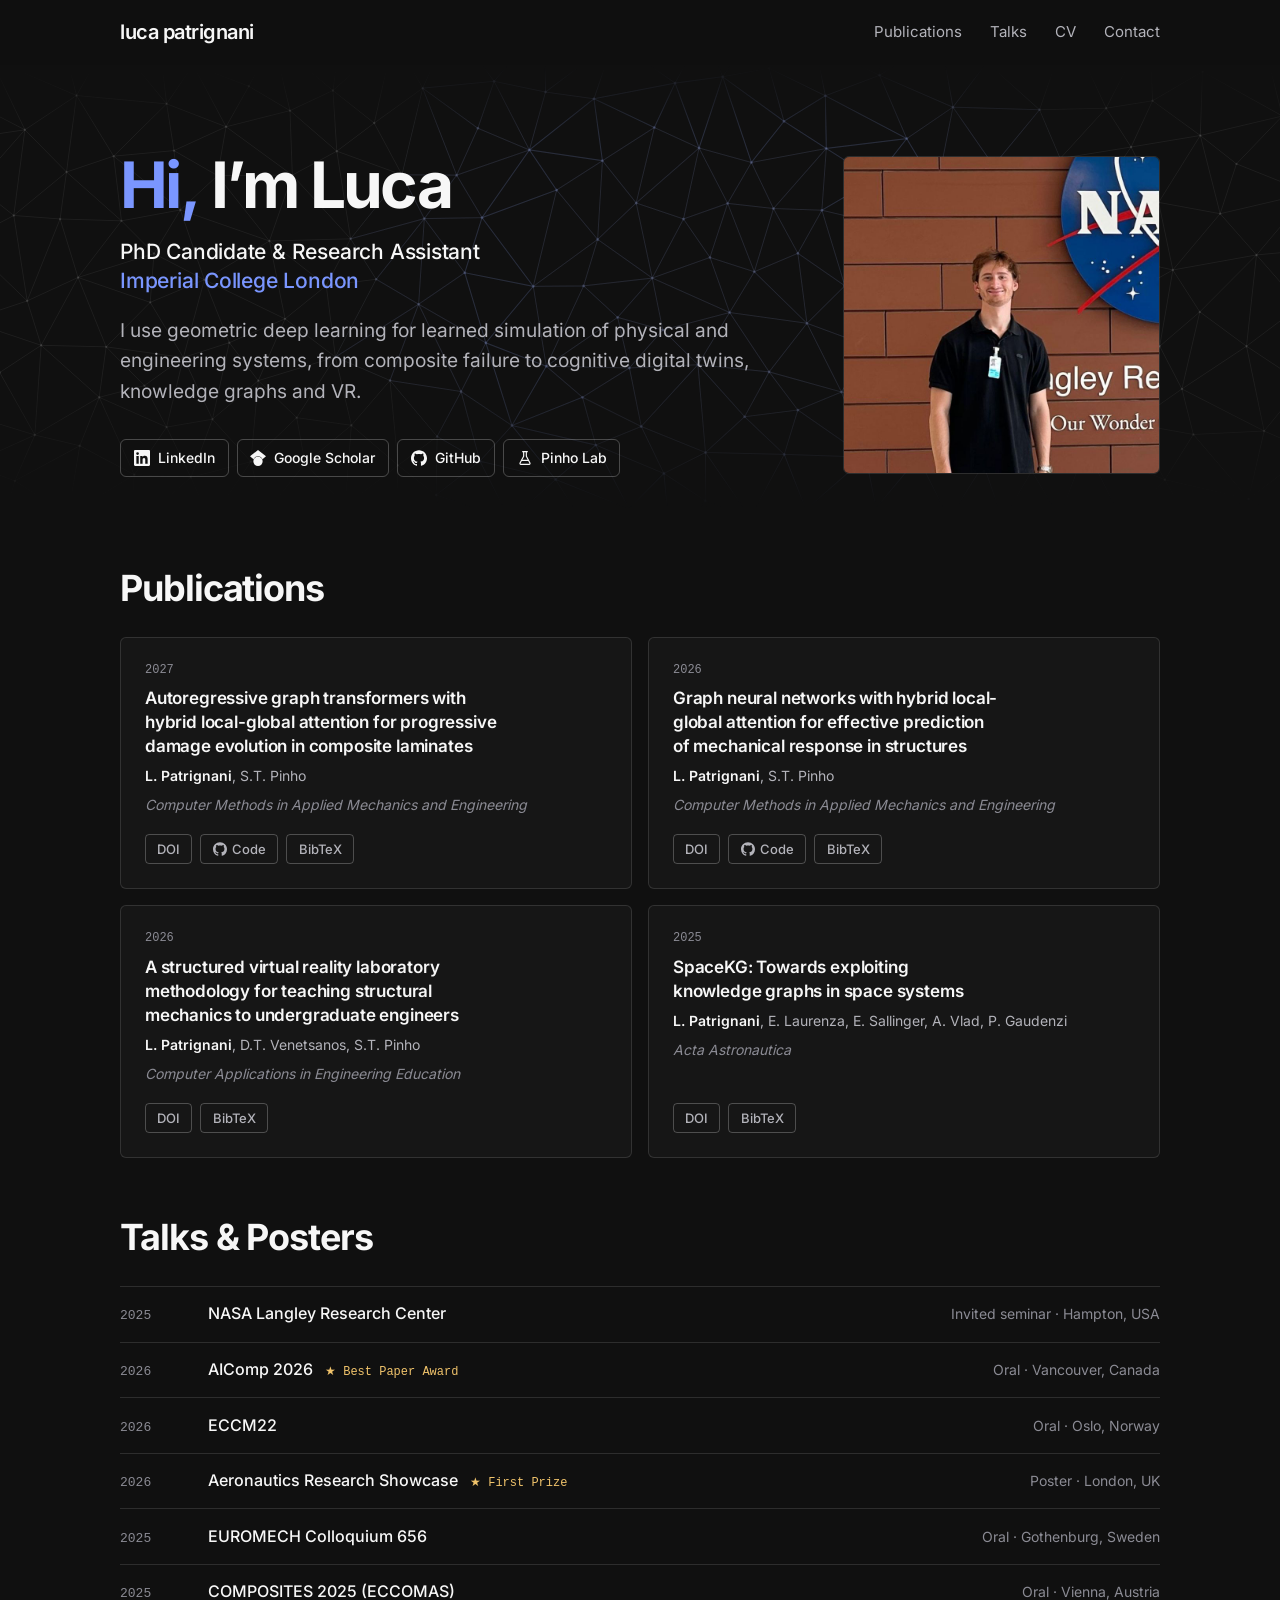
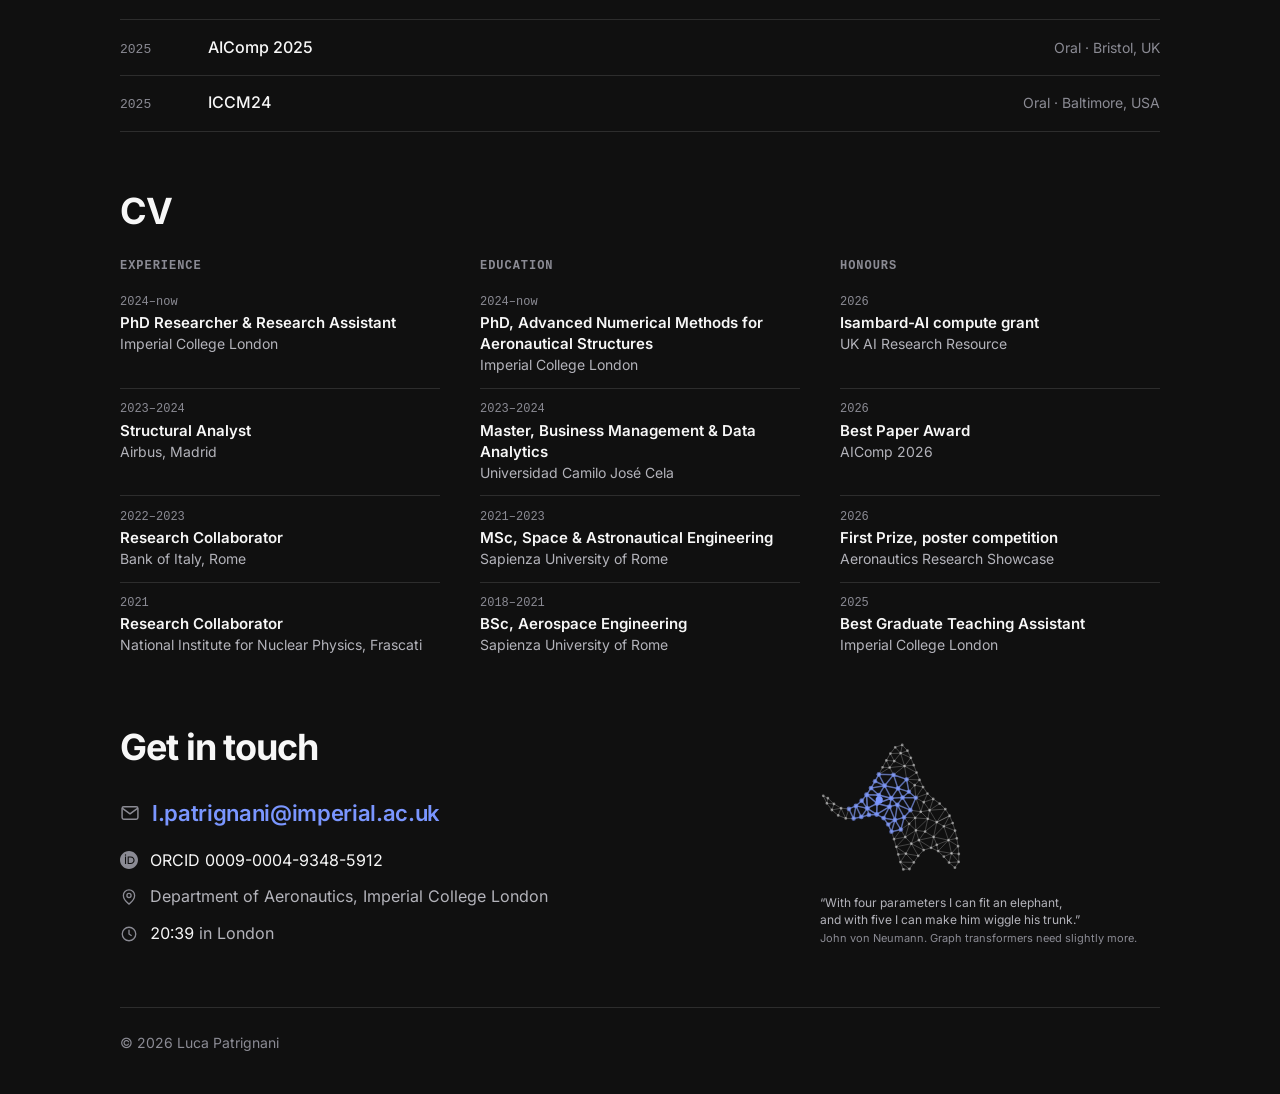
<file: index.html>
<!doctype html>
<!--
  Luca Patrignani: personal academic website
  ============================================================================
  EDITING GUIDE
  - All content lives in this file, in this order: HERO, PUBLICATIONS, TALKS,
    CV, CONTACT. Each section starts with a comment banner.
  - To add an item, copy an existing block in the same list and edit the text.
  - Search for "TODO" to find what still needs your input.
  - Colours and fonts are set at the top of assets/css/style.css.
  ============================================================================
-->
<html lang="en" class="no-js">
<head>
  <meta charset="utf-8">
  <meta name="viewport" content="width=device-width, initial-scale=1">
  <script>document.documentElement.className = 'js';</script>

  <!-- ===== SEO ===== -->
  <title>Luca Patrignani | PhD Candidate &amp; Research Assistant, Imperial College London</title>
  <meta name="description" content="Luca Patrignani, PhD Candidate and Research Assistant at Imperial College London: geometric deep learning for learned simulation of physical and engineering systems.">
  <meta name="author" content="Luca Patrignani">
  <link rel="canonical" href="https://englpat.github.io/">
  <meta name="theme-color" content="#101010">
  <meta name="color-scheme" content="dark">

  <!-- Social previews (LinkedIn, Slack, X, WhatsApp...) -->
  <meta property="og:type" content="profile">
  <meta property="og:site_name" content="Luca Patrignani">
  <meta property="og:title" content="Luca Patrignani | PhD Candidate &amp; Research Assistant, Imperial College London">
  <meta property="og:description" content="Geometric deep learning for learned simulation of physical and engineering systems.">
  <meta property="og:url" content="https://englpat.github.io/">
  <meta property="og:image" content="https://englpat.github.io/assets/img/og-image.png">
  <meta property="og:image:width" content="1200">
  <meta property="og:image:height" content="630">
  <meta property="og:image:alt" content="Luca Patrignani, PhD Candidate and Research Assistant at Imperial College London">
  <meta name="twitter:card" content="summary_large_image">

  <link rel="icon" href="assets/img/favicon.svg" type="image/svg+xml">
  <link rel="apple-touch-icon" href="assets/img/apple-touch-icon.png">

  <!-- ===== Fonts & styles ===== -->
  <link rel="preload" href="assets/fonts/inter.woff2" as="font" type="font/woff2" crossorigin>
  <!-- After changing the CSS or JS, raise these ?v= numbers (also in 404.html) so visitors get the new files -->
  <link rel="stylesheet" href="assets/css/style.css?v=7">
  <script src="assets/js/main.js?v=7" defer></script>
  <script src="assets/js/mesh.js?v=7" defer></script>

  <!-- Structured data: helps search engines understand who you are -->
  <script type="application/ld+json">
  {
    "@context": "https://schema.org",
    "@type": "Person",
    "name": "Luca Patrignani",
    "url": "https://englpat.github.io/",
    "image": "https://englpat.github.io/assets/img/profile.jpg",
    "email": "mailto:l.patrignani@imperial.ac.uk",
    "jobTitle": "PhD Candidate and Research Assistant",
    "worksFor": { "@type": "CollegeOrUniversity", "name": "Imperial College London", "url": "https://www.imperial.ac.uk/" },
    "memberOf": { "@type": "Organization", "name": "Pinho Lab", "url": "https://pinholab.cc.ic.ac.uk/" },
    "alumniOf": [
      { "@type": "CollegeOrUniversity", "name": "Sapienza University of Rome" },
      { "@type": "CollegeOrUniversity", "name": "Universidad Camilo José Cela" }
    ],
    "knowsAbout": [
      "Machine Learning for Computational Mechanics", "Geometric Deep Learning", "Graph Neural Networks",
      "Graph Transformers", "Digital Twins", "Virtual Reality",
      "Composite Structures", "Progressive Failure Modelling", "Uncertainty Quantification",
      "Scientific Machine Learning"
    ],
    "sameAs": [
      "https://www.linkedin.com/in/lucapatrignanii",
      "https://scholar.google.com/citations?user=K2Ihj38AAAAJ",
      "https://orcid.org/0009-0004-9348-5912",
      "https://profiles.imperial.ac.uk/l.patrignani",
      "https://github.com/EngLPat"
    ]
  }
  </script>
</head>

<body>
  <a class="skip-link" href="#main">Skip to content</a>

  <!-- Icon library: each <symbol> is reused below with <use href="#id"> -->
  <svg class="sprite" xmlns="http://www.w3.org/2000/svg" aria-hidden="true" focusable="false">
    <symbol id="i-scholar" viewBox="0 0 24 24"><path fill="currentColor" d="M5.242 13.769 0 9.5 12 0l12 9.5-5.242 4.269C17.548 11.249 14.978 9.5 12 9.5c-2.977 0-5.548 1.748-6.758 4.269zM12 10a7 7 0 1 0 0 14 7 7 0 0 0 0-14z"/></symbol>
    <symbol id="i-github" viewBox="0 0 24 24"><path fill="currentColor" d="M12 .297c-6.63 0-12 5.373-12 12 0 5.303 3.438 9.8 8.205 11.385.6.113.82-.258.82-.577 0-.285-.01-1.04-.015-2.04-3.338.724-4.042-1.61-4.042-1.61C4.422 18.07 3.633 17.7 3.633 17.7c-1.087-.744.084-.729.084-.729 1.205.084 1.838 1.236 1.838 1.236 1.07 1.835 2.809 1.305 3.495.998.108-.776.417-1.305.76-1.605-2.665-.3-5.466-1.332-5.466-5.93 0-1.31.465-2.38 1.235-3.22-.135-.303-.54-1.523.105-3.176 0 0 1.005-.322 3.3 1.23.96-.267 1.98-.399 3-.405 1.02.006 2.04.138 3 .405 2.28-1.552 3.285-1.23 3.285-1.23.645 1.653.24 2.873.12 3.176.765.84 1.23 1.91 1.23 3.22 0 4.61-2.805 5.625-5.475 5.92.42.36.81 1.096.81 2.22 0 1.606-.015 2.896-.015 3.286 0 .315.21.69.825.57C20.565 22.092 24 17.592 24 12.297c0-6.627-5.373-12-12-12"/></symbol>
    <symbol id="i-linkedin" viewBox="0 0 24 24"><path fill="currentColor" d="M20.447 20.452h-3.554v-5.569c0-1.328-.027-3.037-1.852-3.037-1.853 0-2.136 1.445-2.136 2.939v5.667H9.351V9h3.414v1.561h.046c.477-.9 1.637-1.85 3.37-1.85 3.601 0 4.267 2.37 4.267 5.455v6.286zM5.337 7.433a2.062 2.062 0 0 1-2.063-2.065 2.064 2.064 0 1 1 2.063 2.065zm1.782 13.019H3.555V9h3.564v11.452zM22.225 0H1.771C.792 0 0 .774 0 1.729v20.542C0 23.227.792 24 1.771 24h20.451C23.2 24 24 23.227 24 22.271V1.729C24 .774 23.2 0 22.222 0h.003z"/></symbol>
    <symbol id="i-orcid" viewBox="0 0 24 24"><path fill="currentColor" d="M12 0C5.372 0 0 5.372 0 12s5.372 12 12 12 12-5.372 12-12S18.628 0 12 0zM7.369 4.378c.525 0 .947.431.947.947s-.422.947-.947.947a.95.95 0 0 1-.947-.947c0-.525.422-.947.947-.947zm-.722 3.038h1.444v10.041H6.647V7.416zm3.562 0h3.9c3.712 0 5.344 2.653 5.344 5.025 0 2.578-2.016 5.025-5.325 5.025h-3.919V7.416zm1.444 1.303v7.444h2.297c3.272 0 4.022-2.484 4.022-3.722 0-2.016-1.284-3.722-4.097-3.722h-2.222z"/></symbol>
    <symbol id="i-clock" viewBox="0 0 24 24"><g fill="none" stroke="currentColor" stroke-width="1.75" stroke-linecap="round" stroke-linejoin="round"><circle cx="12" cy="12" r="9"/><path d="M12 7v5l3 2"/></g></symbol>
    <symbol id="i-lab" viewBox="0 0 24 24"><g fill="none" stroke="currentColor" stroke-width="1.75" stroke-linecap="round" stroke-linejoin="round"><path d="M10 2.5v7L4.6 19.6A1.3 1.3 0 0 0 5.8 21.5h12.4a1.3 1.3 0 0 0 1.2-1.9L14 9.5v-7"/><path d="M8.5 2.5h7M7 15.5h10"/></g></symbol>
    <symbol id="i-mail" viewBox="0 0 24 24"><g fill="none" stroke="currentColor" stroke-width="1.75" stroke-linecap="round" stroke-linejoin="round"><rect x="2.5" y="4.5" width="19" height="15" rx="2"/><path d="m3 6.5 9 6.5 9-6.5"/></g></symbol>
    <symbol id="i-pin" viewBox="0 0 24 24"><g fill="none" stroke="currentColor" stroke-width="1.75" stroke-linecap="round" stroke-linejoin="round"><path d="M19.5 10c0 5.5-7.5 11.5-7.5 11.5S4.5 15.5 4.5 10a7.5 7.5 0 0 1 15 0z"/><circle cx="12" cy="10" r="2.75"/></g></symbol>
    <symbol id="i-arrow" viewBox="0 0 24 24"><g fill="none" stroke="currentColor" stroke-width="2" stroke-linecap="round" stroke-linejoin="round"><path d="M7 17 17 7M8 7h9v9"/></g></symbol>
  </svg>

  <!-- ===================================================================
       HEADER
       =================================================================== -->
  <header class="site-header">
    <div class="container header-inner">
      <a class="wordmark" href="#top">luca patrignani</a>

      <button class="nav-toggle" type="button" aria-expanded="false" aria-controls="site-menu">
        <span class="sr-only">Menu</span>
        <span class="nav-toggle-bars" aria-hidden="true"></span>
      </button>

      <nav id="site-menu" class="nav" aria-label="Primary">
        <ul class="nav-links">
          <li><a href="#publications">Publications</a></li>
          <li><a href="#talks">Talks</a></li>
          <!-- TODO (optional): to use a hosted CV instead, replace #cv with its link -->
          <li><a href="#cv">CV</a></li>
          <li><a href="#contact">Contact</a></li>
        </ul>
      </nav>
    </div>
  </header>

  <main id="main">

    <!-- =================================================================
         HERO
         ================================================================= -->
    <section class="hero" id="top" aria-labelledby="hero-title">
      <!-- Interactive mesh in the background, drawn by assets/js/mesh.js -->
      <canvas class="hero-mesh" id="hero-mesh" aria-hidden="true"></canvas>

      <div class="container hero-grid">
        <div class="hero-text">
          <!-- The greeting cycles through Hi / Ciao / Hola (assets/js/main.js) -->
          <h1 class="hero-name" id="hero-title"><span class="greet" aria-hidden="true"><span class="greet-word">Hi,</span></span><span class="sr-only">Hi,</span> I’m Luca</h1>
          <p class="hero-role">
            PhD Candidate &amp; Research Assistant<br>
            <a class="accent-link" href="https://profiles.imperial.ac.uk/l.patrignani" target="_blank" rel="noopener">Imperial College London</a>
          </p>
          <p class="hero-statement">
            I use geometric deep learning for learned simulation of physical and engineering systems,
            from composite failure to cognitive digital twins, knowledge graphs and VR.
          </p>

          <ul class="hero-links" aria-label="Profiles">
            <li><a class="btn" href="https://www.linkedin.com/in/lucapatrignanii" target="_blank" rel="noopener"><svg class="icon" aria-hidden="true"><use href="#i-linkedin"/></svg>LinkedIn</a></li>
            <li><a class="btn" href="https://scholar.google.com/citations?user=K2Ihj38AAAAJ" target="_blank" rel="noopener"><svg class="icon" aria-hidden="true"><use href="#i-scholar"/></svg>Google Scholar</a></li>
            <li><a class="btn" href="https://github.com/EngLPat" target="_blank" rel="noopener"><svg class="icon" aria-hidden="true"><use href="#i-github"/></svg>GitHub</a></li>
            <li><a class="btn" href="https://pinholab.cc.ic.ac.uk/" target="_blank" rel="noopener"><svg class="icon" aria-hidden="true"><use href="#i-lab"/></svg>Pinho Lab</a></li>
          </ul>
        </div>

        <!-- To change the photo, replace assets/img/profile.jpg (square, about 800×800 px) -->
        <img class="hero-photo" src="assets/img/profile.jpg" alt="Luca Patrignani" width="800" height="800" fetchpriority="high">
      </div>
    </section>

    <!-- =================================================================
         PUBLICATIONS
         -----------------------------------------------------------------
         TEMPLATE: copy this block to add a paper (newest first):

         <article class="pub">
           <p class="pub-meta">2026</p>
           <h3 class="pub-title"><a href="https://doi.org/..." target="_blank" rel="noopener">Paper title</a></h3>
           <p class="pub-authors"><strong>L. Patrignani</strong>, A. Coauthor</p>
           <p class="pub-venue"><em>Journal name</em></p>
           <div class="pub-links">
             <a class="chip" href="https://doi.org/..." target="_blank" rel="noopener">DOI</a>
             <details class="bibtex">
               <summary class="chip">BibTeX</summary>
               <div class="bibtex-box">
                 <button class="copy-btn" type="button">Copy</button>
                 <pre><code>@article{key, ... }</code></pre>
               </div>
             </details>
           </div>
         </article>
         ================================================================= -->
    <section class="section" id="publications" aria-labelledby="publications-title">
      <div class="container">
        <h2 class="section-title" id="publications-title">Publications</h2>

        <div class="pub-grid">
          <article class="pub">
            <p class="pub-meta">2027</p>
            <h3 class="pub-title"><a href="https://doi.org/10.1016/j.cma.2026.119539" target="_blank" rel="noopener">Autoregressive graph transformers with hybrid local-global attention for progressive damage evolution in composite laminates</a></h3>
            <p class="pub-authors"><strong>L. Patrignani</strong>, S.T. Pinho</p>
            <p class="pub-venue"><em>Computer Methods in Applied Mechanics and Engineering</em></p>
            <div class="pub-links">
              <a class="chip" href="https://doi.org/10.1016/j.cma.2026.119539" target="_blank" rel="noopener">DOI</a>
              <a class="chip" href="https://github.com/EngLPat/graph-transformer-damage-propagator" target="_blank" rel="noopener"><svg class="icon" aria-hidden="true"><use href="#i-github"/></svg>Code</a>
              <details class="bibtex">
                <summary class="chip">BibTeX</summary>
                <div class="bibtex-box">
                  <button class="copy-btn" type="button">Copy</button>
<pre><code>@article{patrignani2027autoregressive,
  title   = {Autoregressive {Graph Transformers} with hybrid local--global attention for progressive damage evolution in composite laminates},
  author  = {Patrignani, Luca and Pinho, S. T.},
  journal = {Computer Methods in Applied Mechanics and Engineering},
  volume  = {464},
  pages   = {119539},
  year    = {2027},
  doi     = {10.1016/j.cma.2026.119539}
}</code></pre>
                </div>
              </details>
            </div>
          </article>

          <article class="pub">
            <p class="pub-meta">2026</p>
            <h3 class="pub-title"><a href="https://doi.org/10.1016/j.cma.2026.118753" target="_blank" rel="noopener">Graph neural networks with hybrid local-global attention for effective prediction of mechanical response in structures</a></h3>
            <p class="pub-authors"><strong>L. Patrignani</strong>, S.T. Pinho</p>
            <p class="pub-venue"><em>Computer Methods in Applied Mechanics and Engineering</em></p>
            <div class="pub-links">
              <a class="chip" href="https://doi.org/10.1016/j.cma.2026.118753" target="_blank" rel="noopener">DOI</a>
              <a class="chip" href="https://github.com/EngLPat/local-global-graph-transformer" target="_blank" rel="noopener"><svg class="icon" aria-hidden="true"><use href="#i-github"/></svg>Code</a>
              <details class="bibtex">
                <summary class="chip">BibTeX</summary>
                <div class="bibtex-box">
                  <button class="copy-btn" type="button">Copy</button>
<pre><code>@article{patrignani2026hybrid,
  title   = {Graph neural networks with hybrid local--global attention for effective prediction of mechanical response in structures},
  author  = {Patrignani, Luca and Pinho, S. T.},
  journal = {Computer Methods in Applied Mechanics and Engineering},
  volume  = {452},
  pages   = {118753},
  year    = {2026},
  doi     = {10.1016/j.cma.2026.118753}
}</code></pre>
                </div>
              </details>
            </div>
          </article>

          <article class="pub">
            <p class="pub-meta">2026</p>
            <h3 class="pub-title"><a href="https://doi.org/10.1002/cae.70261" target="_blank" rel="noopener">A structured virtual reality laboratory methodology for teaching structural mechanics to undergraduate engineers</a></h3>
            <p class="pub-authors"><strong>L. Patrignani</strong>, D.T. Venetsanos, S.T. Pinho</p>
            <p class="pub-venue"><em>Computer Applications in Engineering Education</em></p>
            <div class="pub-links">
              <a class="chip" href="https://doi.org/10.1002/cae.70261" target="_blank" rel="noopener">DOI</a>
              <details class="bibtex">
                <summary class="chip">BibTeX</summary>
                <div class="bibtex-box">
                  <button class="copy-btn" type="button">Copy</button>
<pre><code>@article{patrignani2026vrlab,
  title   = {A structured virtual reality laboratory methodology for teaching structural mechanics to undergraduate engineers},
  author  = {Patrignani, Luca and Venetsanos, D. T. and Pinho, S. T.},
  journal = {Computer Applications in Engineering Education},
  volume  = {34},
  number  = {5},
  pages   = {e70261},
  year    = {2026},
  doi     = {10.1002/cae.70261}
}</code></pre>
                </div>
              </details>
            </div>
          </article>

          <article class="pub">
            <p class="pub-meta">2025</p>
            <h3 class="pub-title"><a href="https://doi.org/10.1016/j.actaastro.2025.07.007" target="_blank" rel="noopener">SpaceKG: Towards exploiting knowledge graphs in space systems</a></h3>
            <p class="pub-authors"><strong>L. Patrignani</strong>, E. Laurenza, E. Sallinger, A. Vlad, P. Gaudenzi</p>
            <p class="pub-venue"><em>Acta Astronautica</em></p>
            <div class="pub-links">
              <a class="chip" href="https://doi.org/10.1016/j.actaastro.2025.07.007" target="_blank" rel="noopener">DOI</a>
              <details class="bibtex">
                <summary class="chip">BibTeX</summary>
                <div class="bibtex-box">
                  <button class="copy-btn" type="button">Copy</button>
<pre><code>@article{patrignani2025spacekg,
  title   = {{SpaceKG}: Towards exploiting Knowledge Graphs in space systems},
  author  = {Patrignani, Luca and Laurenza, E. and Sallinger, E. and Vlad, A. and Gaudenzi, P.},
  journal = {Acta Astronautica},
  year    = {2025},
  doi     = {10.1016/j.actaastro.2025.07.007}
}</code></pre>
                </div>
              </details>
            </div>
          </article>
        </div>
      </div>
    </section>

    <!-- =================================================================
         TALKS
         -----------------------------------------------------------------
         TEMPLATE: copy this block to add a talk or poster:

         <li class="talk">
           <span class="talk-year">2026</span>
           <span class="talk-event">Conference name <span class="award">★ Award (optional)</span></span>
           <span class="talk-meta">Oral · City, Country</span>
         </li>
         ================================================================= -->
    <section class="section" id="talks" aria-labelledby="talks-title">
      <div class="container">
        <h2 class="section-title" id="talks-title">Talks &amp; Posters</h2>

        <ol class="talk-list">
          <li class="talk">
            <span class="talk-year">2025</span>
            <span class="talk-event">NASA Langley Research Center</span>
            <span class="talk-meta">Invited seminar · Hampton, USA</span>
          </li>
          <li class="talk">
            <span class="talk-year">2026</span>
            <span class="talk-event">AIComp 2026 <span class="award">★ Best Paper Award</span></span>
            <span class="talk-meta">Oral · Vancouver, Canada</span>
          </li>
          <li class="talk">
            <span class="talk-year">2026</span>
            <span class="talk-event">ECCM22</span>
            <span class="talk-meta">Oral · Oslo, Norway</span>
          </li>
          <li class="talk">
            <span class="talk-year">2026</span>
            <span class="talk-event">Aeronautics Research Showcase <span class="award">★ First Prize</span></span>
            <span class="talk-meta">Poster · London, UK</span>
          </li>
          <li class="talk">
            <span class="talk-year">2025</span>
            <span class="talk-event">EUROMECH Colloquium 656</span>
            <span class="talk-meta">Oral · Gothenburg, Sweden</span>
          </li>
          <li class="talk">
            <span class="talk-year">2025</span>
            <span class="talk-event">COMPOSITES 2025 (ECCOMAS)</span>
            <span class="talk-meta">Oral · Vienna, Austria</span>
          </li>
          <li class="talk">
            <span class="talk-year">2025</span>
            <span class="talk-event">AIComp 2025</span>
            <span class="talk-meta">Oral · Bristol, UK</span>
          </li>
          <li class="talk">
            <span class="talk-year">2025</span>
            <span class="talk-event">ICCM24</span>
            <span class="talk-meta">Oral · Baltimore, USA</span>
          </li>
        </ol>
      </div>
    </section>

    <!-- =================================================================
         CV  (the "CV" link in the header points here)
         ================================================================= -->
    <section class="section" id="cv" aria-labelledby="cv-title">
      <div class="container">
        <h2 class="section-title" id="cv-title">CV</h2>

        <div class="cv-grid">
          <div>
            <h3 class="cv-heading">Experience</h3>
            <ul class="cv-list">
              <li><span class="cv-when">2024–now</span><strong>PhD Researcher &amp; Research Assistant</strong><span>Imperial College London</span></li>
              <li><span class="cv-when">2023–2024</span><strong>Structural Analyst</strong><span>Airbus, Madrid</span></li>
              <li><span class="cv-when">2022–2023</span><strong>Research Collaborator</strong><span>Bank of Italy, Rome</span></li>
              <li><span class="cv-when">2021</span><strong>Research Collaborator</strong><span>National Institute for Nuclear Physics, Frascati</span></li>
            </ul>
          </div>

          <div>
            <h3 class="cv-heading">Education</h3>
            <ul class="cv-list">
              <li><span class="cv-when">2024–now</span><strong>PhD, Advanced Numerical Methods for Aeronautical Structures</strong><span>Imperial College London</span></li>
              <li><span class="cv-when">2023–2024</span><strong>Master, Business Management &amp; Data Analytics</strong><span>Universidad Camilo José Cela</span></li>
              <li><span class="cv-when">2021–2023</span><strong>MSc, Space &amp; Astronautical Engineering</strong><span>Sapienza University of Rome</span></li>
              <li><span class="cv-when">2018–2021</span><strong>BSc, Aerospace Engineering</strong><span>Sapienza University of Rome</span></li>
            </ul>
          </div>

          <div>
            <h3 class="cv-heading">Honours</h3>
            <ul class="cv-list">
              <li><span class="cv-when">2026</span><strong>Isambard-AI compute grant</strong><span>UK AI Research Resource</span></li>
              <!-- data-balloon shows a small speech balloon on hover (or tap); add it to any element -->
              <li><span class="cv-when">2026</span><strong data-balloon="Yes, quite a nerd.">Best Paper Award</strong><span>AIComp 2026</span></li>
              <li><span class="cv-when">2026</span><strong>First Prize, poster competition</strong><span>Aeronautics Research Showcase</span></li>
              <li><span class="cv-when">2025</span><strong>Best Graduate Teaching Assistant</strong><span>Imperial College London</span></li>
            </ul>
          </div>
        </div>
      </div>
    </section>

    <!-- =================================================================
         CONTACT
         ================================================================= -->
    <section class="section" id="contact" aria-labelledby="contact-title">
      <div class="container contact-grid">
        <div>
          <h2 class="section-title" id="contact-title">Get in touch</h2>
          <ul class="contact-list">
            <li class="contact-email"><svg class="icon" aria-hidden="true"><use href="#i-mail"/></svg><a href="mailto:l.patrignani@imperial.ac.uk">l.patrignani@imperial.ac.uk</a></li>
            <li><svg class="icon" aria-hidden="true"><use href="#i-orcid"/></svg><a href="https://orcid.org/0009-0004-9348-5912" target="_blank" rel="noopener">ORCID 0009-0004-9348-5912</a></li>
            <li><svg class="icon" aria-hidden="true"><use href="#i-pin"/></svg><span>Department of Aeronautics, Imperial College London</span></li>
            <!-- Filled in by assets/js/main.js; stays hidden if JavaScript is off -->
            <li class="local-time" hidden><svg class="icon" aria-hidden="true"><use href="#i-clock"/></svg><span><time id="london-time"></time> in London</span></li>
          </ul>
        </div>

        <!-- von Neumann's elephant as a mesh graph (assets/js/mesh.js).
             Hover to wiggle its trunk; the glow spreads like message passing. -->
        <figure class="vn-fig">
          <canvas class="vn-canvas" id="vn-elephant" role="img"
                  aria-label="An elephant drawn from five parameters, meshed into a graph, wiggling its trunk"></canvas>
          <figcaption>
            <p class="vn-quote">“With four parameters I can fit an elephant, and with five I can make him wiggle his trunk.”</p>
            <p class="vn-credit">John von Neumann. Graph transformers need slightly more.</p>
          </figcaption>
        </figure>

        <!-- PREVIOUS VERSION, kept for later: the elephant sliding down a frictionless incline.
             To bring it back, remove the comment markers around this block and around the
             "sliding elephant" block in assets/js/main.js, and delete the vn-fig figure above.
        <figure class="slide-fig">
          <svg class="slide-svg" viewBox="0 0 360 220" role="img" aria-label="An elephant sliding down a frictionless incline">
            <path d="M0 190H360" stroke="rgba(255,255,255,.28)" stroke-width="1.5"/>
            <path d="M12 190l-8 10M28 190l-8 10M44 190l-8 10M60 190l-8 10M76 190l-8 10M92 190l-8 10M108 190l-8 10M124 190l-8 10M140 190l-8 10M156 190l-8 10M172 190l-8 10M188 190l-8 10M204 190l-8 10M220 190l-8 10M236 190l-8 10M252 190l-8 10M268 190l-8 10M284 190l-8 10M300 190l-8 10M316 190l-8 10M332 190l-8 10M348 190l-8 10" stroke="rgba(255,255,255,.12)"/>
            <path d="M16 50 250 190H16Z" fill="rgba(255,255,255,.04)" stroke="rgba(255,255,255,.28)" stroke-width="1.5" stroke-linejoin="round"/>
            <text transform="translate(150 113) rotate(30.9)" fill="#8b8b94" font-family="ui-monospace, Menlo, Consolas, monospace" font-size="13">μ = 0</text>
            <g id="slider" transform="translate(48.6 46.1) rotate(30.9)">
              <image href="assets/img/elephant.png" x="-39" y="-24.2" width="78" height="48.4"/>
            </g>
          </svg>
          <figcaption class="slide-caption">
            <span>Assumption: frictionless contact.</span>
            <button class="chip slide-replay" type="button" hidden>↻ Again</button>
          </figcaption>
        </figure>
        END OF PREVIOUS VERSION -->
      </div>
    </section>
  </main>

  <footer class="site-footer">
    <div class="container">
      <!-- The elephant walks along this line when the footer comes into view; clicking the © sends it again (assets/js/main.js) -->
      <p class="footer-inner"><button class="egg" type="button" aria-label="Copyright. Click for a surprise">©</button> <span id="year">2026</span> Luca Patrignani</p>
    </div>
  </footer>
</body>
</html>
</file>
<file: assets/css/style.css>
/* ==========================================================================
   Luca Patrignani: personal academic website
   Plain CSS, no build step.

   0. Fonts
   1. Design tokens   (edit these to restyle the whole site)
   2. Base
   3. Header & navigation
   4. Buttons & chips
   5. Hero
   6. Sections
   7. Publications
   8. Talks
   9. CV
   10. Contact & footer
   11. Motion & print
   ========================================================================== */

/* 0. Fonts ---------------------------------------------------------------
   Served from this site (assets/fonts), so visitors never contact Google.
   Inter is free under the SIL Open Font License (see assets/fonts). */
@font-face {
  font-family: "Inter";
  font-style: normal;
  font-weight: 400 700;
  font-display: swap;
  src: url("../fonts/inter.woff2") format("woff2");
}

/* 1. Design tokens ------------------------------------------------------- */
:root {
  /* Colours (dark theme) */
  --bg: #101010;
  --surface: #161616;                    /* card background */
  --border: rgba(255, 255, 255, 0.12);
  --border-strong: rgba(255, 255, 255, 0.24);
  --text: #f7f7f7;
  --text-muted: #b3b3ba;
  --text-subtle: #8b8b94;
  --accent: #7a96ff;                     /* links and highlights */
  --award: #f0c36b;

  /* Typography */
  --font-sans: "Inter", ui-sans-serif, system-ui, -apple-system, "Segoe UI", Roboto, "Helvetica Neue", Arial, sans-serif;
  --font-mono: ui-monospace, "SF Mono", SFMono-Regular, Menlo, Consolas, "Liberation Mono", monospace;

  /* Layout */
  --container: 1040px;
  --gutter: clamp(1.25rem, 4vw, 2rem);
  --radius: 6px;
  --header-h: 64px;
  --section-space: clamp(2.75rem, 5vw, 3.75rem);
}

/* 2. Base ---------------------------------------------------------------- */
*, *::before, *::after { box-sizing: border-box; }

html {
  color-scheme: dark;
  -webkit-text-size-adjust: 100%;
  text-size-adjust: 100%;
  scroll-behavior: smooth;
  scroll-padding-top: calc(var(--header-h) + 1rem);
}

body {
  margin: 0;
  background: var(--bg);
  color: var(--text);
  font-family: var(--font-sans);
  font-size: 1rem;
  line-height: 1.6;
  -webkit-font-smoothing: antialiased;
  -moz-osx-font-smoothing: grayscale;
}

h1, h2, h3, p, figure { margin: 0; }
:where(ul[class], ol[class]) { margin: 0; padding: 0; list-style: none; }
img, svg { display: block; max-width: 100%; }
img { height: auto; }
button { font: inherit; color: inherit; }

a { color: inherit; text-decoration-thickness: 1px; text-underline-offset: 0.2em; }

::selection { background: var(--accent); color: var(--bg); }

:focus-visible { outline: 2px solid var(--accent); outline-offset: 3px; border-radius: 3px; }

.container {
  width: 100%;
  max-width: calc(var(--container) + 2 * var(--gutter));
  margin-inline: auto;
  padding-inline: var(--gutter);
}

.accent { color: var(--accent); }
.accent-link { color: var(--accent); text-decoration: none; }
.accent-link:hover { text-decoration: underline; }
.icon { width: 1rem; height: 1rem; flex: none; fill: currentColor; }
.sprite { position: absolute; width: 0; height: 0; overflow: hidden; }

.sr-only {
  position: absolute;
  width: 1px; height: 1px;
  padding: 0; margin: -1px;
  overflow: hidden;
  clip: rect(0, 0, 0, 0);
  white-space: nowrap;
  border: 0;
}

.skip-link {
  position: absolute;
  left: 1rem; top: -3rem;
  z-index: 100;
  padding: 0.6rem 1rem;
  background: var(--text);
  color: var(--bg);
  border-radius: var(--radius);
  text-decoration: none;
}
.skip-link:focus { top: 1rem; }

/* 3. Header & navigation ------------------------------------------------- */
.site-header {
  position: sticky;
  top: 0;
  z-index: 50;
  background: rgba(16, 16, 16, 0.85);
  -webkit-backdrop-filter: saturate(160%) blur(12px);
  backdrop-filter: saturate(160%) blur(12px);
  border-bottom: 1px solid transparent;
  transition: border-color 0.2s ease;
}
.site-header.is-scrolled { border-bottom-color: var(--border); }

.header-inner {
  display: flex;
  align-items: center;
  justify-content: space-between;
  gap: 1.5rem;
  height: var(--header-h);
}

.wordmark {
  font-size: 1.25rem;
  font-weight: 600;
  letter-spacing: -0.025em;
  text-decoration: none;
  white-space: nowrap;
}
.wordmark:hover { color: var(--accent); }

.nav-links { display: flex; gap: 1.75rem; }
.nav-links a {
  font-size: 0.9375rem;
  color: var(--text-muted);
  text-decoration: none;
  transition: color 0.15s ease;
}
.nav-links a:hover,
.nav-links a[aria-current="true"] { color: var(--text); }

.nav-toggle {
  display: none;
  align-items: center;
  justify-content: center;
  width: 2.5rem; height: 2.5rem;
  padding: 0;
  background: transparent;
  border: 1px solid var(--border);
  border-radius: var(--radius);
  cursor: pointer;
}
.nav-toggle-bars { position: relative; width: 16px; height: 10px; }
.nav-toggle-bars::before,
.nav-toggle-bars::after {
  content: "";
  position: absolute;
  left: 0; right: 0;
  height: 1.5px;
  background: var(--text);
  border-radius: 1px;
  transition: transform 0.2s ease, top 0.2s ease;
}
.nav-toggle-bars::before { top: 1px; }
.nav-toggle-bars::after { top: 7.5px; }
.nav-toggle[aria-expanded="true"] .nav-toggle-bars::before { top: 4.25px; transform: rotate(45deg); }
.nav-toggle[aria-expanded="true"] .nav-toggle-bars::after { top: 4.25px; transform: rotate(-45deg); }

@media (max-width: 639.98px) {
  .js .nav-toggle { display: inline-flex; }
  .js .nav {
    position: absolute;
    top: var(--header-h);
    left: 0; right: 0;
    display: none;
    padding: 0 var(--gutter) 1rem;
    background: var(--bg);
    border-bottom: 1px solid var(--border);
  }
  .js .nav.is-open { display: block; }
  .js .nav-links { flex-direction: column; gap: 0; }
  .js .nav-links a {
    display: block;
    padding-block: 0.8rem;
    font-size: 1.0625rem;
    color: var(--text);
    border-bottom: 1px solid var(--border);
  }

  /* Without JavaScript the links are simply shown in a wrapped row */
  .no-js .header-inner { flex-wrap: wrap; height: auto; padding-block: 0.75rem; }
  .no-js .nav-links { flex-wrap: wrap; gap: 0.5rem 1.25rem; }
}

/* 4. Buttons & chips ----------------------------------------------------- */
.btn {
  display: inline-flex;
  align-items: center;
  gap: 0.5rem;
  height: 2.5rem;
  padding: 0 0.95rem;
  background: transparent;
  color: var(--text);
  border: 1px solid var(--border-strong);
  border-radius: var(--radius);
  font: 500 0.9375rem/1 var(--font-sans);
  text-decoration: none;
  white-space: nowrap;
  transition: background-color 0.15s ease, color 0.15s ease, border-color 0.15s ease;
}
.btn:hover { background: var(--text); border-color: var(--text); color: var(--bg); }

.chip {
  display: inline-flex;
  align-items: center;
  gap: 0.35rem;
  height: 1.875rem;
  padding: 0 0.7rem;
  background: transparent;
  color: var(--text-muted);
  border: 1px solid var(--border-strong);
  border-radius: 4px;
  font: 500 0.8125rem/1 var(--font-sans);
  text-decoration: none;
  cursor: pointer;
  transition: border-color 0.15s ease, color 0.15s ease;
}
.chip:hover { border-color: var(--accent); color: var(--accent); }
.chip .icon { width: 0.875rem; height: 0.875rem; }

/* 5. Hero ---------------------------------------------------------------- */
.hero {
  position: relative;
  isolation: isolate;          /* keeps the mesh behind the hero's content */
  padding-block: clamp(2.5rem, 7vw, 5.5rem) clamp(1rem, 3vw, 2rem);
}

/* Interactive mesh behind the hero (assets/js/mesh.js), fading out at the edges */
.hero-mesh {
  position: absolute;
  inset: 0;
  z-index: -1;
  width: 100%;
  height: 100%;
  pointer-events: none;
  -webkit-mask-image: linear-gradient(to bottom, transparent, #000 15%, #000 70%, transparent);
  mask-image: linear-gradient(to bottom, transparent, #000 15%, #000 70%, transparent);
}

/* "Hi," / "Ciao," / "Hola," (cycled by assets/js/main.js) */
.greet { display: inline-block; white-space: nowrap; transition: width 0.45s cubic-bezier(0.2, 0.7, 0.2, 1); }
.greet-word {
  display: inline-block;
  color: var(--greet, var(--accent));
  transition: opacity 0.3s ease, transform 0.3s ease;
}
.greet-word.is-out { opacity: 0; transform: translateY(-0.12em); }

.hero-grid {
  display: grid;
  grid-template-columns: minmax(0, 1fr);
  align-items: center;
  gap: 2.5rem;
}
@media (min-width: 900px) {
  .hero-grid { grid-template-columns: minmax(0, 1.35fr) minmax(0, 0.65fr); gap: 4rem; }
}

.hero-name {
  font-size: clamp(2.5rem, 6vw, 4rem);
  font-weight: 700;
  line-height: 1;
  letter-spacing: -0.04em;
}

.hero-role {
  margin-top: 1.25rem;
  font-size: clamp(1.125rem, 2vw, 1.3125rem);
  font-weight: 500;
  line-height: 1.4;
  letter-spacing: -0.01em;
}

.hero-statement {
  text-wrap: pretty;
  max-width: 34em;
  margin-top: 1.25rem;
  font-size: clamp(1.0625rem, 1.6vw, 1.1875rem);
  line-height: 1.6;
  color: var(--text-muted);
}

.hero-links { display: flex; flex-wrap: wrap; gap: 0.5rem; margin-top: 2rem; }
.hero-links .btn { height: 2.375rem; padding: 0 0.8rem; font-size: 0.875rem; }

/* Photo: on top on phones (like mhouge.dk), on the right on wide screens */
.hero-photo {
  order: -1;
  width: min(100%, 15rem);
  aspect-ratio: 1;
  object-fit: cover;
  border-radius: var(--radius);
  border: 1px solid var(--border);
}
@media (min-width: 900px) {
  .hero-photo { order: 0; width: 100%; max-width: 22rem; justify-self: end; }
}

/* 6. Sections ------------------------------------------------------------ */
.section { padding-top: var(--section-space); }

.section-title {
  margin-bottom: 1.75rem;
  font-size: clamp(1.75rem, 3.5vw, 2.25rem);
  font-weight: 700;
  line-height: 1.1;
  letter-spacing: -0.03em;
}

/* 7. Publications -------------------------------------------------------- */
.pub-grid {
  display: grid;
  grid-template-columns: minmax(0, 1fr);
  gap: 1rem;
}
@media (min-width: 760px) { .pub-grid { grid-template-columns: repeat(2, minmax(0, 1fr)); } }

.pub {
  display: flex;
  flex-direction: column;
  gap: 0.4rem;
  padding: 1.5rem;
  background: var(--surface);
  border: 1px solid var(--border);
  border-radius: var(--radius);
  transition: border-color 0.2s ease;
}
.pub:hover { border-color: var(--border-strong); }

.pub-meta {
  font: 0.75rem/1.4 var(--font-mono);
  font-variant-numeric: tabular-nums;
  color: var(--text-subtle);
}

.pub-title {
  text-wrap: balance;
  margin-top: 0.15rem;
  font-size: 1.0625rem;
  font-weight: 600;
  line-height: 1.4;
  letter-spacing: -0.01em;
}
.pub-title a { text-decoration: none; transition: color 0.15s ease; }
.pub-title a:hover { color: var(--accent); }

.pub-authors { font-size: 0.875rem; color: var(--text-muted); }
.pub-authors strong { font-weight: 600; color: var(--text); }
.pub-venue { font-size: 0.875rem; color: var(--text-subtle); }

.pub-links {
  display: flex;
  flex-wrap: wrap;
  align-items: flex-start;
  gap: 0.5rem;
  margin-top: auto;
  padding-top: 0.75rem;
}

.bibtex[open] { flex-basis: 100%; }
.bibtex summary { width: max-content; list-style: none; }
.bibtex summary::-webkit-details-marker { display: none; }
.bibtex-box { position: relative; margin-top: 0.6rem; }
.bibtex-box pre {
  margin: 0;
  padding: 0.9rem 1rem;
  overflow-x: auto;
  background: var(--bg);
  border: 1px solid var(--border);
  border-radius: var(--radius);
  font: 0.75rem/1.6 var(--font-mono);
  color: var(--text-muted);
}
.copy-btn {
  position: absolute;
  top: 0.5rem; right: 0.5rem;
  padding: 0.3rem 0.6rem;
  background: var(--surface);
  border: 1px solid var(--border-strong);
  border-radius: 4px;
  font: 500 0.75rem/1 var(--font-sans);
  cursor: pointer;
}
.copy-btn:hover { border-color: var(--accent); color: var(--accent); }
.no-js .copy-btn { display: none; }

/* 8. Talks --------------------------------------------------------------- */
.talk-list { border-top: 1px solid var(--border); }

.talk {
  display: grid;
  grid-template-columns: 3.5rem minmax(0, 1fr);
  gap: 0.15rem 1rem;
  padding-block: 0.9rem;
  border-bottom: 1px solid var(--border);
}
@media (min-width: 640px) {
  .talk { grid-template-columns: 4rem minmax(0, 1fr) auto; align-items: baseline; gap: 1.5rem; }
}

.talk-year {
  font: 0.8125rem/1.6 var(--font-mono);
  font-variant-numeric: tabular-nums;
  color: var(--text-subtle);
}
.talk-event { font-weight: 500; }
.talk-meta { grid-column: 2; font-size: 0.875rem; color: var(--text-subtle); }
@media (min-width: 640px) { .talk-meta { grid-column: auto; text-align: right; } }

.award {
  margin-left: 0.5rem;
  font: 500 0.75rem/1 var(--font-mono);
  color: var(--award);
  white-space: nowrap;
}

/* 9. CV ------------------------------------------------------------------ */
.cv-grid {
  display: grid;
  grid-template-columns: minmax(0, 1fr);
  gap: 2rem;
}
@media (min-width: 720px) {
  .cv-grid { grid-template-columns: repeat(3, minmax(0, 1fr)); gap: 0 2.5rem; }

  /* Line up the entries of the three columns row by row (room for up to 8 per column) */
  @supports (grid-template-rows: subgrid) {
    .cv-grid > div { display: grid; grid-row: span 9; grid-template-rows: subgrid; }
    .cv-grid .cv-list { display: grid; grid-row: 2 / -1; grid-template-rows: subgrid; }
  }
}

.cv-heading {
  margin-bottom: 0.5rem;
  font: 600 0.75rem/1.2 var(--font-mono);
  letter-spacing: 0.08em;
  text-transform: uppercase;
  color: var(--text-subtle);
}

.cv-list li { padding-block: 0.7rem; border-bottom: 1px solid var(--border); }
.cv-list li:last-child { border-bottom: 0; }
.cv-list strong { display: block; font-size: 0.9375rem; font-weight: 600; line-height: 1.4; }
.cv-list span { display: block; font-size: 0.875rem; color: var(--text-muted); }
.cv-list .cv-when {
  margin-bottom: 0.1rem;
  font: 0.75rem/1.5 var(--font-mono);
  font-variant-numeric: tabular-nums;
  color: var(--text-subtle);
}

/* 10. Contact & footer --------------------------------------------------- */
.contact-list { display: grid; gap: 0.7rem; }
.contact-list li { display: flex; align-items: center; gap: 0.75rem; color: var(--text-muted); }
.contact-list .icon { width: 1.125rem; height: 1.125rem; color: var(--text-subtle); }
.contact-list a { color: var(--text); text-decoration: none; overflow-wrap: anywhere; }
.contact-list a:hover { color: var(--accent); }
.contact-list .contact-email { margin-bottom: 0.35rem; }
.contact-list .contact-email .icon { width: 1.25rem; height: 1.25rem; }
.contact-list .contact-email a {
  font-size: clamp(1.125rem, 2.4vw, 1.375rem);
  font-weight: 600;
  letter-spacing: -0.015em;
  color: var(--accent);
}
.contact-list .contact-email a:hover { text-decoration: underline; }
.local-time time { font-variant-numeric: tabular-nums; color: var(--text); }

.contact-grid { display: grid; grid-template-columns: minmax(0, 1fr); gap: 2rem; }
@media (min-width: 760px) {
  .contact-grid { grid-template-columns: minmax(0, 1fr) minmax(0, 340px); align-items: stretch; gap: 3rem; }
}

/* Von Neumann's elephant (assets/js/mesh.js) */
.vn-fig { width: 100%; max-width: 340px; }
.vn-canvas { display: block; width: 100%; height: 170px; cursor: crosshair; touch-action: pan-y; }
.vn-quote { margin-top: 0.35rem; font-size: 0.75rem; line-height: 1.45; color: var(--text-muted); text-wrap: balance; }
.vn-credit { margin-top: 0.15rem; font-size: 0.6875rem; line-height: 1.45; color: var(--text-subtle); }
@media (min-width: 760px) {
  /* The elephant takes exactly the height of the "Get in touch" column */
  .vn-fig { display: flex; flex-direction: column; height: 100%; }
  .vn-canvas { flex: 1 1 0; min-height: 0; height: 0; }
}

/* The sliding elephant (previous version, currently commented out in index.html) */
.slide-fig { width: 100%; max-width: 340px; }
.slide-svg { width: 100%; height: auto; overflow: hidden; }
.slide-caption {
  display: flex;
  align-items: center;
  justify-content: space-between;
  gap: 1rem;
  min-height: 1.875rem;
  margin-top: 0.4rem;
  font: 0.75rem/1.4 var(--font-mono);
  color: var(--text-subtle);
}

.site-footer { padding-block: var(--section-space) 2.5rem; font-size: 0.875rem; color: var(--text-subtle); }
.footer-inner { padding-top: 1.5rem; border-top: 1px solid var(--border); }

/* Easter egg: the © is a button, and the elephant walks along the footer line */
.site-footer { position: relative; overflow: hidden; }
.egg { padding: 0; background: none; border: 0; font: inherit; color: inherit; cursor: pointer; }
.egg:hover { color: var(--text); }
.walker {
  position: absolute;
  left: 0;
  width: 84px;
  height: auto;
  cursor: pointer;
  will-change: transform;
  -webkit-tap-highlight-color: transparent;
}

/* Speech balloons (assets/js/main.js): used by data-balloon and the elephants */
.balloon {
  position: absolute;
  z-index: 60;
  padding: 0.45rem 0.75rem;
  background: var(--surface);
  color: var(--text);
  border: 1px solid var(--border-strong);
  border-radius: 10px;
  box-shadow: 0 8px 24px -12px rgba(0, 0, 0, 0.6);
  font: 500 0.8125rem/1.35 var(--font-sans);
  white-space: nowrap;
  pointer-events: none;
  opacity: 0;
  transform: translateY(6px) scale(0.96);
  transform-origin: var(--tail, 18px) 100%;
  transition: opacity 0.18s ease, transform 0.18s ease;
}
.balloon.is-on { opacity: 1; transform: none; }
.balloon::after {
  content: "";
  position: absolute;
  bottom: -6px;
  left: calc(var(--tail, 18px) - 5px);
  width: 10px;
  height: 10px;
  background: var(--surface);
  border-right: 1px solid var(--border-strong);
  border-bottom: 1px solid var(--border-strong);
  transform: rotate(45deg);
}

/* 11. Motion & print ----------------------------------------------------- */
@media (prefers-reduced-motion: reduce) {
  html { scroll-behavior: auto; }
  *, *::before, *::after { transition: none !important; }
}

@media print {
  :root { --bg: #fff; --surface: #fff; --text: #000; --text-muted: #333; --text-subtle: #555; --border: #ccc; --accent: #000; }
  .site-header, .skip-link, .hero-links, .copy-btn, .site-footer { display: none !important; }
  .section, .hero { padding-block: 1rem; }
  .pub { break-inside: avoid; }
}
</file>
